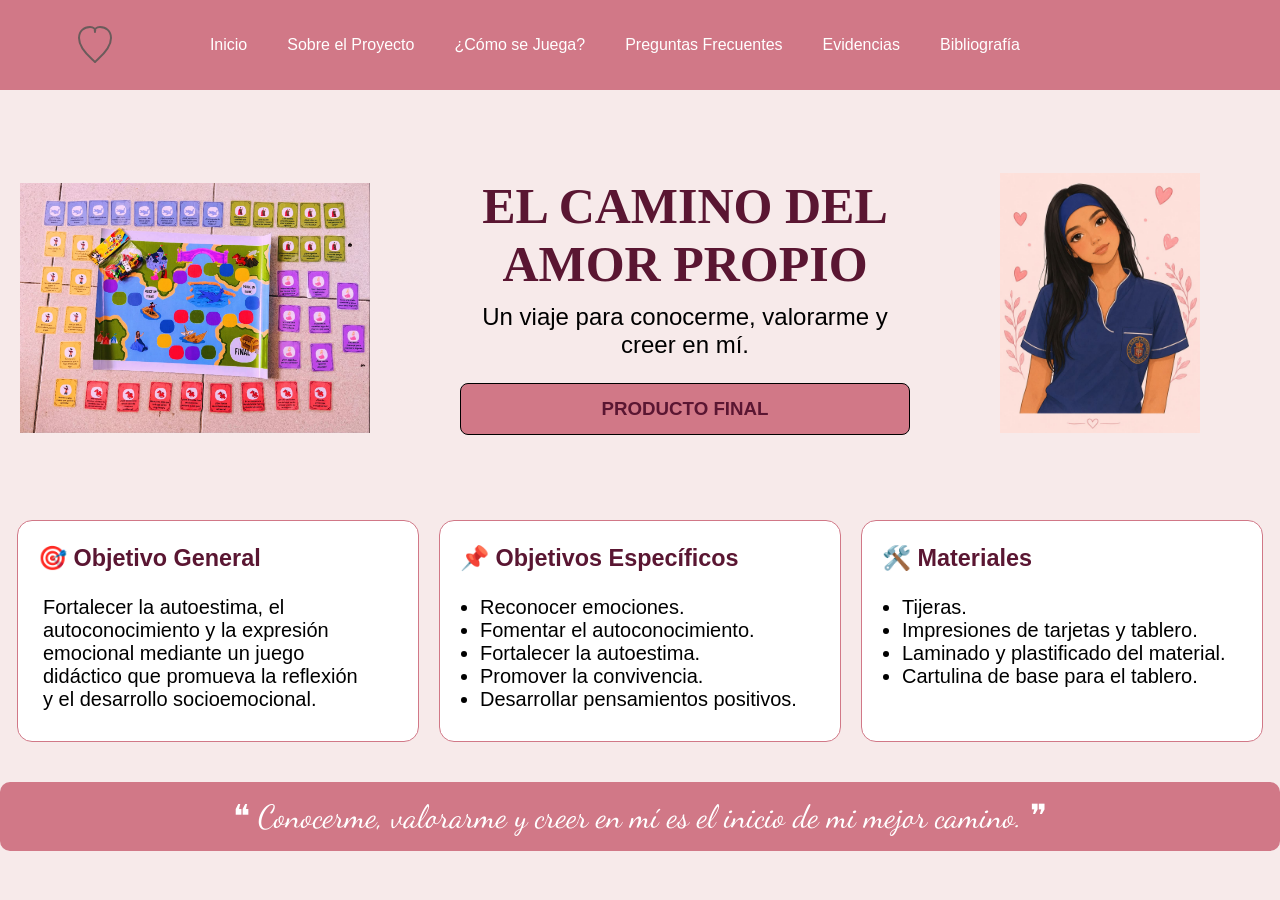
<file: index.html>
<!DOCTYPE html>
<html lang="es">
<head>
    <meta charset="UTF-8">
    <meta name="viewport" content="width=device-width, initial-scale=1.0">
    <link rel="stylesheet" href="diseño.css">
    <link href="https://fonts.googleapis.com/css2?family=Dancing+Script:wght@500;700&display=swap" rel="stylesheet">
    <title>El camino del amor propio</title>
</head>
<body>

<header>
    <nav>
       <h1 class="logo">
        <img src="corazon_vector.svg" alt="Corazon">
       </h1> 

         <button class="menu-btn">☰</button>

        <ul>
            <li><a href="index.html">Inicio</a></li>
            <li><a href="sobre.html">Sobre el Proyecto</a></li>
            <li><a href="juego.html">¿Cómo se Juega?</a></li>
            <li><a href="preguntas.html">Preguntas Frecuentes</a></li>
            <li><a href="evidencias.html">Evidencias</a></li>
            <li><a href="bibliografia.html">Bibliografía</a></li>
        </ul>
    </nav>
</header>

<main>

<section class="inicio">
    <div class="imagen-izquierda">
     <img src="imagen1.jpeg" alt="Juego">
     </div>
           <div class="contenido">
              
            <h2>EL CAMINO DEL AMOR PROPIO</h2>
           <p>
            Un viaje para conocerme,
            valorarme y <br>
            creer en mí.
         </p>

         <h3>PRODUCTO FINAL</h3>
           </div>

           <div class="imagen-derecha">
               <img src="alexaa.jpeg" alt="Autora">
           </div>
</section>
<section class="cuadros">
    <div class="cuadro">
        <h3>🎯 Objetivo General</h3>
            <p class="general">Fortalecer la autoestima, el autoconocimiento y la expresión emocional mediante un juego<br> 
            didáctico que promueva la reflexión <br> 
            y
            el desarrollo socioemocional.</p>
     </div>

    <div class="cuadro">
        <h3>📌 Objetivos Específicos</h3>
          <ul>
             <li>Reconocer emociones.</li>
             <li>Fomentar el autoconocimiento.</li>
             <li>Fortalecer la autoestima.</li>
             <li>Promover la convivencia.</li>
             <li>Desarrollar pensamientos positivos.</li> 
         </ul>
  </div>
  <div class="cuadro">
         <h3>🛠️ Materiales</h3>
         <ul>
         <li>Tijeras.</li>
         <li>Impresiones de tarjetas y tablero.</li>
         <li>Laminado y plastificado del material.</li>
         <li>Cartulina de base para el tablero.</li>
     </ul>
    </div>
</section>
<section class="frase-final">
    <p>
        ❝ Conocerme, valorarme y creer en mí es el inicio de mi mejor camino. ❞
    </p>
</section>
</main>

    <script>
    const boton = document.querySelector('.menu-btn');
    const menu = document.querySelector('nav ul');

    boton.addEventListener('click', () => {
        menu.classList.toggle('activo');
    });
    </script>

</body>
</html>
</file>
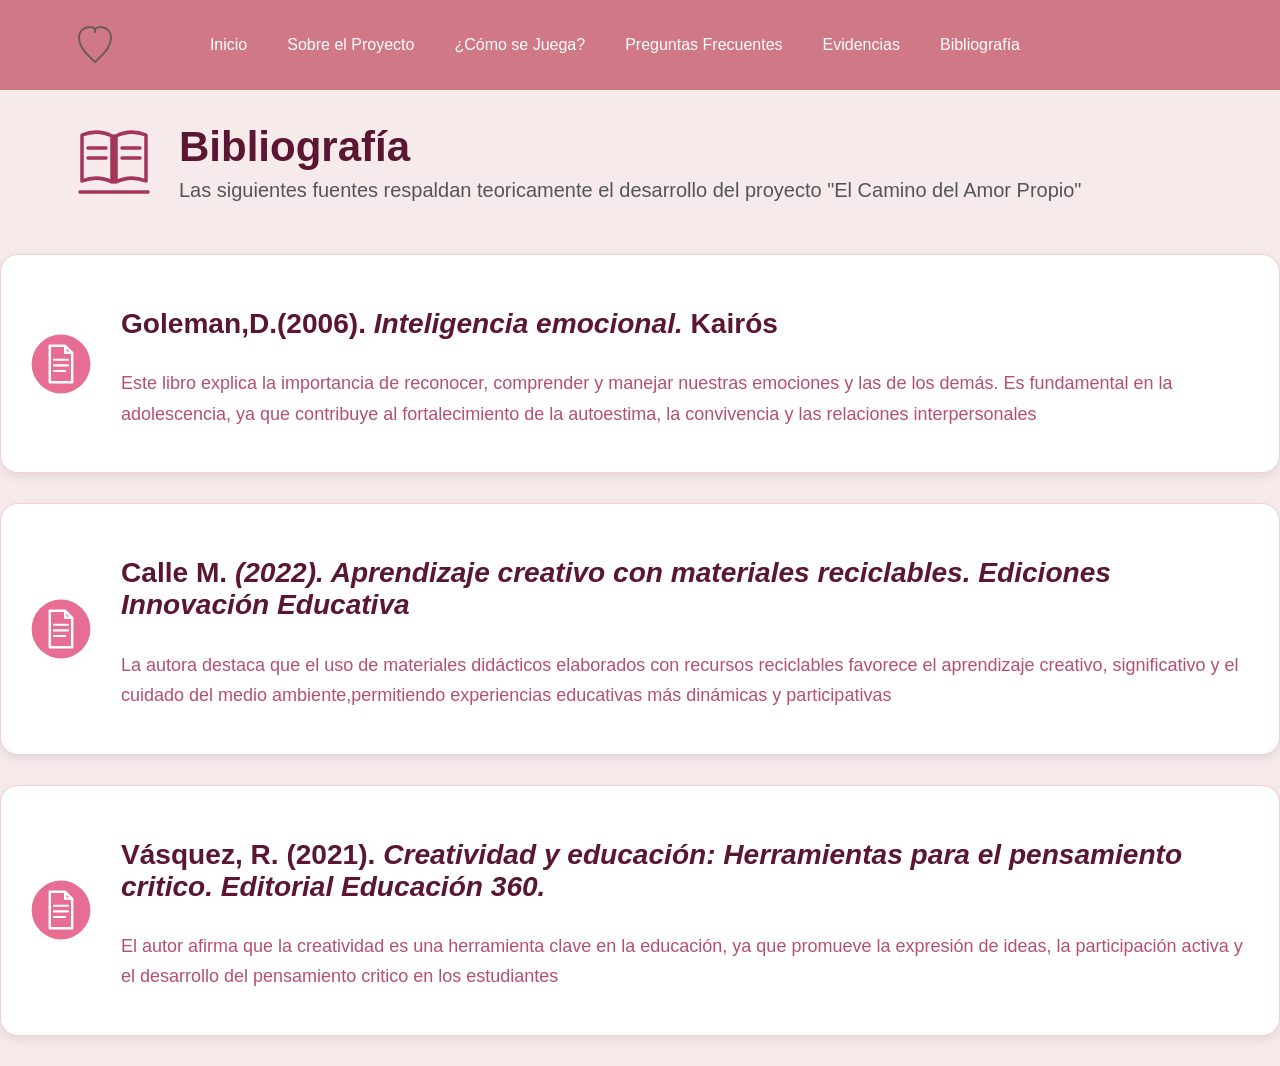
<file: bibliografia.html>
<!DOCTYPE html>
<html lang="es">
<head>
    <meta charset="UTF-8">
    <meta name="viewport" content="width=device-width, initial-scale=1.0">
    <link rel="stylesheet" href="diseño.css">
    <title>Bibliografía</title>
</head>
<body>

<header>
    <nav>
        <h1 class="logo">
        <img src="corazon_vector.svg" alt="Corazon">
       </h1> 
         <button class="menu-btn">☰</button>

        <ul>
            <li><a href="index.html">Inicio</a></li>
            <li><a href="sobre.html">Sobre el Proyecto</a></li>
            <li><a href="juego.html">¿Cómo se Juega?</a></li>
            <li><a href="preguntas.html">Preguntas Frecuentes</a></li>
            <li><a href="evidencias.html">Evidencias</a></li>
            <li><a href="bibliografia.html">Bibliografía</a></li>
        </ul>
    </nav>
</header>

<main>
<section>
    <div class="bibliografia">
         <div class="titulo-biblio">
             <div class="icono-libro">
                <svg xmlns="http://www.w3.org/2000/svg" viewBox="0 0 100 100">
               <g fill="none"
               stroke="#A33659"
             stroke-width="3.5"
               stroke-linecap="round"
               stroke-linejoin="round">
              <!-- Libro izquierdo -->
               <path d="M18 25
              C28 21 38 21 48 26
              V72
             C38 67 28 67 18 71
              Z"/>
              <!-- Libro derecho -->
              <path d="M82 25
             C72 21 62 21 52 26
             V72
             C62 67 72 67 82 71
             Z"/>
              <!-- Centro -->
             <line x1="50" y1="26" x2="50" y2="72"/>
             <!-- Líneas -->
             <line x1="24" y1="38" x2="42" y2="38"/>
             <line x1="24" y1="48" x2="42" y2="48"/>
             <line x1="58" y1="38" x2="76" y2="38"/>
             <line x1="58" y1="48" x2="76" y2="48"/>
             <!-- Base -->
             <line x1="16" y1="82" x2="84" y2="82"/>
             </g>
             </svg>
         </div>
        <div class="texto-encabezado">
         <h2>Bibliografía</h2>
          <p>Las siguientes fuentes respaldan teoricamente el desarrollo del proyecto "El Camino del Amor Propio"</p>
       </div>
       </div>
    </div>

    <div class="libro">
        <div class="icono">
         <svg xmlns="http://www.w3.org/2000/svg" viewBox="0 0 100 100">
         <!-- Círculo -->
         <circle cx="50" cy="50" r="42" fill="#E86D92"/>
         <!-- Documento -->
         <path
         d="M34 24
           H56
           L66 34
           V76
           H34
           Z"
         fill="none"
         stroke="white"
         stroke-width="3.5"
         stroke-linejoin="round"/>
         <!-- Esquina doblada -->
         <path
         d="M56 24
           V34
           H66"
         fill="none"
         stroke="white"
         stroke-width="3.5"
         stroke-linejoin="round"/>
         <!-- Líneas -->
         <line x1="40" y1="44" x2="60" y2="44"
         stroke="white"
         stroke-width="3"
         stroke-linecap="round"/>
         <line x1="40" y1="52" x2="60" y2="52"
          stroke="white"
          stroke-width="3"
          stroke-linecap="round"/>
         <line x1="40" y1="60" x2="56" y2="60"
          stroke="white"
          stroke-width="3"
          stroke-linecap="round"/>
         </svg>
      </div>
       <div class="texto">
        <h3> Goleman,D.(2006). <i>Inteligencia emocional.</i> Kairós</h3>
        <p>Este libro explica la importancia de reconocer, comprender y manejar nuestras emociones y las de los demás. Es fundamental en la adolescencia, ya que contribuye al fortalecimiento de la autoestima, la convivencia y las relaciones interpersonales</p>
       </div>
    </div>

    <div class="libro">
        <div class="icono">
         <svg xmlns="http://www.w3.org/2000/svg" viewBox="0 0 100 100">
         <!-- Círculo -->
         <circle cx="50" cy="50" r="42" fill="#E86D92"/>
         <!-- Documento -->
         <path
         d="M34 24
           H56
           L66 34
           V76
           H34
           Z"
         fill="none"
         stroke="white"
         stroke-width="3.5"
         stroke-linejoin="round"/>
         <!-- Esquina doblada -->
         <path
         d="M56 24
           V34
           H66"
         fill="none"
         stroke="white"
         stroke-width="3.5"
         stroke-linejoin="round"/>
         <!-- Líneas -->
         <line x1="40" y1="44" x2="60" y2="44"
          stroke="white"
          stroke-width="3"
          stroke-linecap="round"/>
         <line x1="40" y1="52" x2="60" y2="52"
          stroke="white"
          stroke-width="3"
          stroke-linecap="round"/>
         <line x1="40" y1="60" x2="56" y2="60"
          stroke="white"
          stroke-width="3"
          stroke-linecap="round"/>
          </svg>
       </div>
        <div class="texto">
        <h3>Calle M. <i>(2022). Aprendizaje creativo con materiales reciclables. Ediciones Innovación Educativa</i></h3>
        <p>La autora destaca que el uso de materiales didácticos elaborados con recursos reciclables favorece el aprendizaje creativo, significativo y el cuidado del medio ambiente,permitiendo experiencias educativas más dinámicas y participativas</p>
        </div>
    </div>

    <div class="libro">
        <div class="icono">
         <svg xmlns="http://www.w3.org/2000/svg" viewBox="0 0 100 100">
         <!-- Círculo -->
         <circle cx="50" cy="50" r="42" fill="#E86D92"/>
          <!-- Documento -->
         <path
        d="M34 24
           H56
           L66 34
           V76
           H34
           Z"
         fill="none"
         stroke="white"
         stroke-width="3.5"
         stroke-linejoin="round"/>
         <!-- Esquina doblada -->
         <path
         d="M56 24
           V34
           H66"
         fill="none"
         stroke="white"
         stroke-width="3.5"
         stroke-linejoin="round"/>
         <!-- Líneas -->
         <line x1="40" y1="44" x2="60" y2="44"
          stroke="white"
          stroke-width="3"
          stroke-linecap="round"/>
         <line x1="40" y1="52" x2="60" y2="52"
          stroke="white"
          stroke-width="3"
          stroke-linecap="round"/>
         <line x1="40" y1="60" x2="56" y2="60"
          stroke="white"
          stroke-width="3"
          stroke-linecap="round"/>
         </svg>
      </div>
     <div class="texto">
        <h3>Vásquez, R. (2021).  <i>Creatividad y educación: Herramientas para el pensamiento critico. Editorial Educación 360.</i></h3>
        <p>El autor afirma que la creatividad es una herramienta clave en la educación, ya que promueve la expresión de ideas, la participación activa y el desarrollo del pensamiento critico en los estudiantes</p>
     </div>
 </div>
 </div>    
</section>     


</main>

    <script>
    const boton = document.querySelector('.menu-btn');
    const menu = document.querySelector('nav ul');

    boton.addEventListener('click', () => {
        menu.classList.toggle('activo');
    });
    </script>


</body>
</html>
</file>
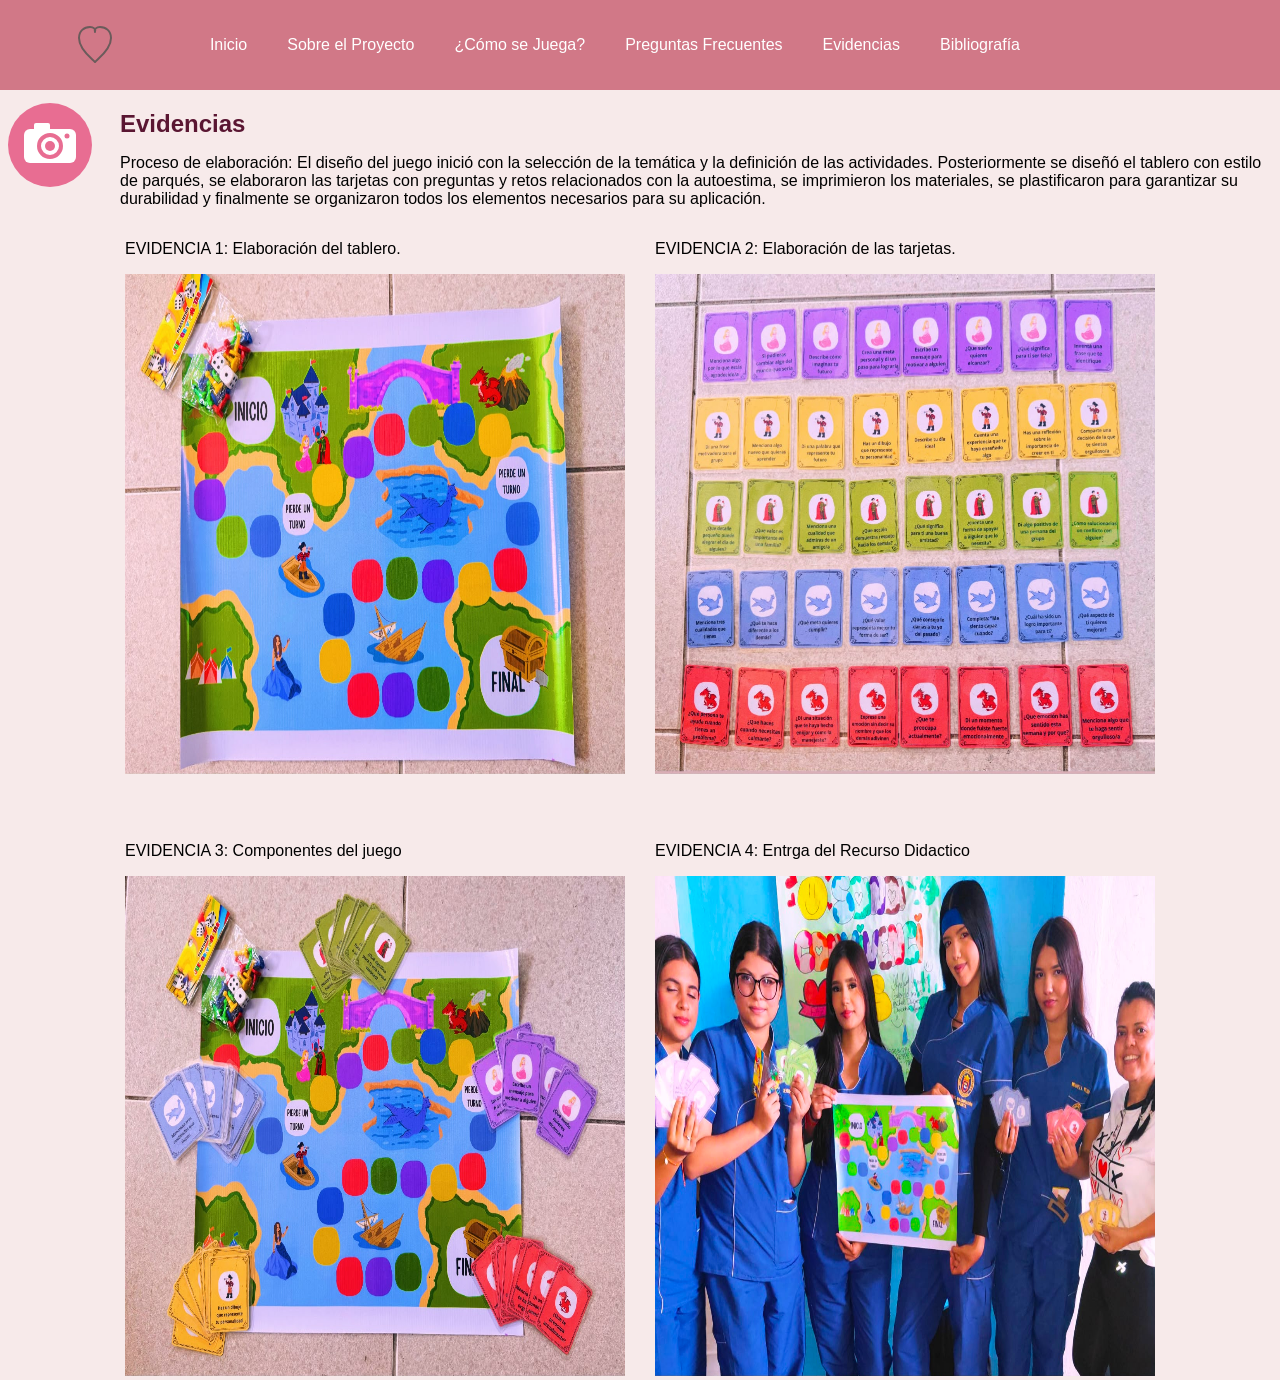
<file: evidencias.html>
<!DOCTYPE html>
<html lang="es">
<head>
    <meta charset="UTF-8">
    <meta name="viewport" content="width=device-width, initial-scale=1.0">
    <link rel="stylesheet" href="diseño.css">
    <title>Evidencias</title>
</head>
<body>

<header>
    <nav>
         <h1 class="logo">
        <img src="corazon_vector.svg" alt="Corazon">
       </h1> 
       
        <button class="menu-btn">☰</button>


        <ul>
            <li><a href="index.html">Inicio</a></li>
            <li><a href="sobre.html">Sobre el Proyecto</a></li>
            <li><a href="juego.html">¿Cómo se Juega?</a></li>
            <li><a href="preguntas.html">Preguntas Frecuentes</a></li>
            <li><a href="evidencias.html">Evidencias</a></li>
            <li><a href="bibliografia.html">Bibliografía</a></li>
        </ul>
    </nav>
</header>

<main>

<section>
<div class="titulo-icono">
     <div class="logo-camara"><svg xmlns="http://www.w3.org/2000/svg" viewBox="0 0 100 100">
         <!-- Círculo -->
         <circle cx="50" cy="50" r="42" fill="#E86D92"/>
         <!-- Cuerpo de la cámara -->
         <rect x="24" y="34" width="52" height="34" rx="6"
          fill="white"/>
         <!-- Parte superior -->
          <rect x="34" y="28" width="16" height="8" rx="2"
          fill="white"/>
         <!-- Lente -->
         <circle cx="50" cy="51" r="11"
         fill="none"
         stroke="#E86D92"
         stroke-width="4"/>
        <circle cx="50" cy="51" r="5"
         fill="#E86D92"/>
         <!-- Flash -->
         <circle cx="67" cy="41" r="2.5"
         fill="#E86D92"/>
         </svg>
    </div>
    <div class="titulo-evi">
     <h1> Evidencias</h1>
      <p>
       Proceso de elaboración: El diseño del juego inició con la selección de la temática y la definición de las actividades. 
       Posteriormente se diseñó el tablero con estilo de parqués, se elaboraron las tarjetas con preguntas y retos relacionados con la autoestima, 
       se imprimieron los materiales, se plastificaron para garantizar su durabilidad y 
       finalmente se organizaron todos los elementos necesarios para su aplicación.
     </p>
     </div>
</div> 
   
     <div class="galeria">
         <div class="evidencia">
            <p>EVIDENCIA 1: Elaboración del tablero.</p>
             <img  src="Tablero.jpeg" alt="Proceso de elaboración del tablero"> <br> <br>
         </div>

         <div class="evidencia">
            <p>EVIDENCIA 2: Elaboración de las tarjetas.</p> 
            <img src="Tarjetas.jpeg" alt="Tarjetas del juego">
         </div>

         <div class="evidencia">
            <p>EVIDENCIA 3: Componentes del juego</p>
             <img src="final.jpeg" alt="Juego terminado">
             
         </div>

         <div class="evidencia">
                        <p> EVIDENCIA 4: Entrga del Recurso Didactico</p>
             <img src="entrega.jpeg" alt="Aplicación del juego">

            </div>

     </div>
</section>

</main>

    <script>
    const boton = document.querySelector('.menu-btn');
    const menu = document.querySelector('nav ul');

    boton.addEventListener('click', () => {
        menu.classList.toggle('activo');
    });
    </script>

</body>
</html>
</file>
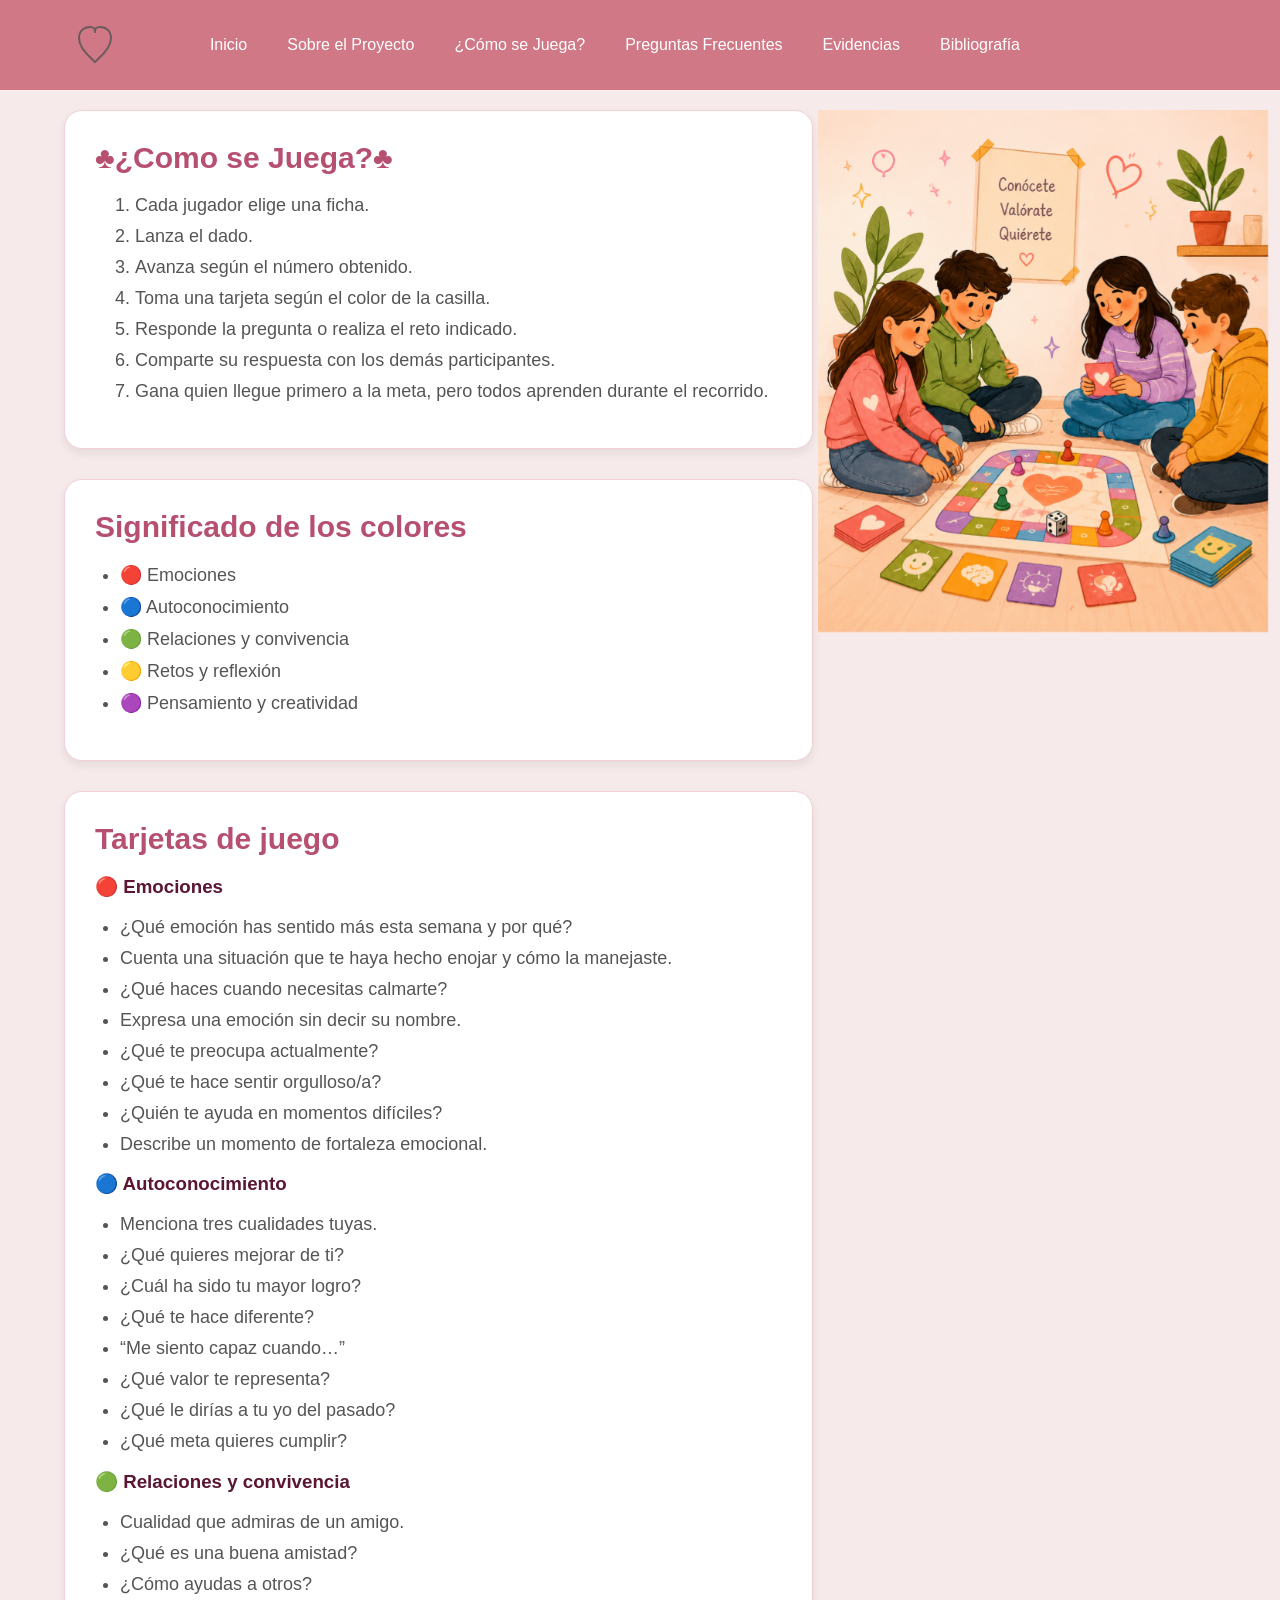
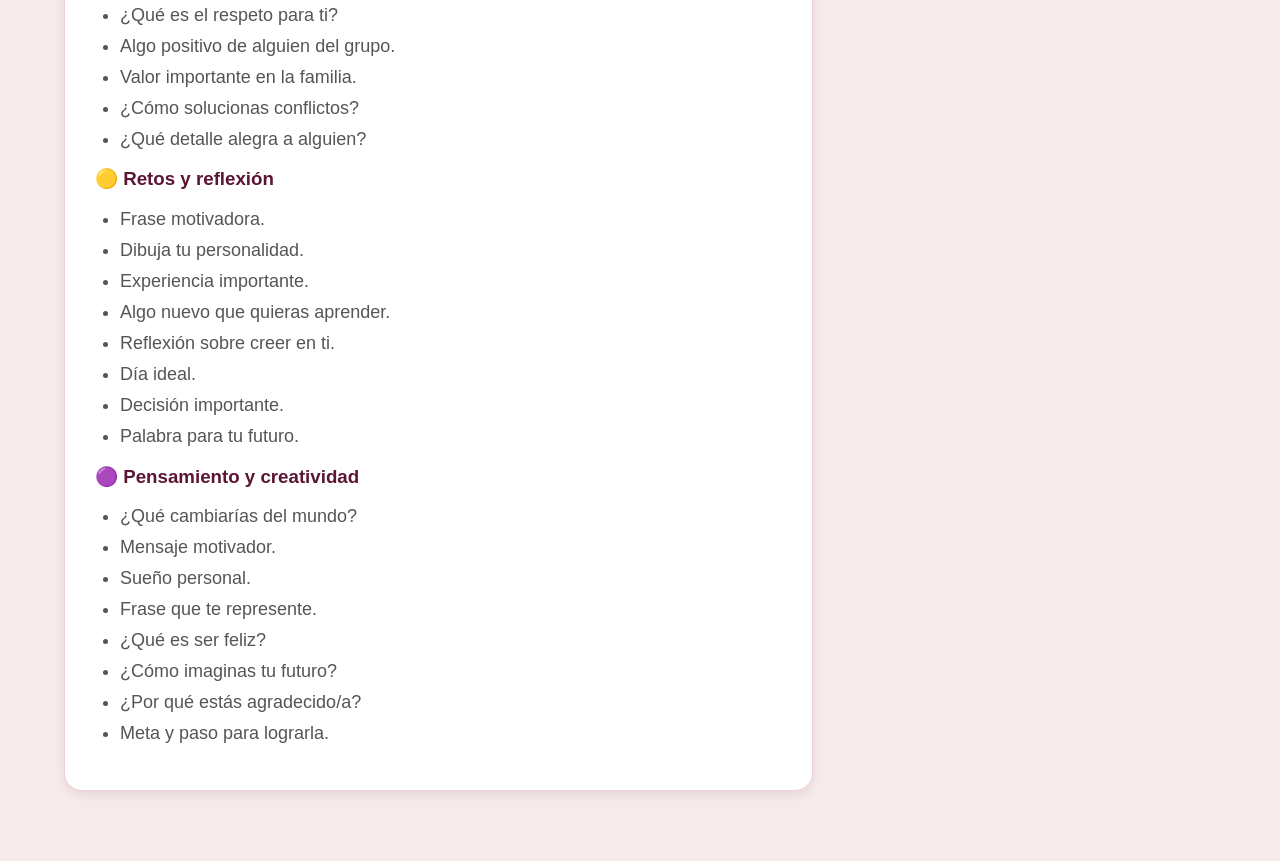
<file: juego.html>
<!DOCTYPE html>
<html lang="es">
<head>
    <meta charset="UTF-8">
    <meta name="viewport" content="width=device-width, initial-scale=1.0">
    <link rel="stylesheet" href="diseño.css">
    <title>¿Como se Juega?</title>
</head>
<body>

<header>
    <nav>
        <h1 class="logo">
        <img src="corazon_vector.svg" alt="Corazon">
       </h1> 
        <button class="menu-btn">☰</button>

        <ul>
            <li><a href="index.html">Inicio</a></li>
            <li><a href="sobre.html">Sobre el Proyecto</a></li>
            <li><a href="juego.html">¿Cómo se Juega?</a></li>
            <li><a href="preguntas.html">Preguntas Frecuentes</a></li>
            <li><a href="evidencias.html">Evidencias</a></li>
            <li><a href="bibliografia.html">Bibliografía</a></li>
        </ul>
    </nav>
</header>

<main>
    <div class="contenedor-juego">
        
        <section class="juego">
              <div class="tarjeta">
            <h2>♣️¿Como se Juega?♣️</h2>
            <ol>
     <li>Cada jugador elige una ficha.</li>
     <li>Lanza el dado.</li>
     <li>Avanza según el número obtenido.</li>
     <li>Toma una tarjeta según el color de la casilla.</li>
     <li>Responde la pregunta o realiza el reto indicado.</li>
     <li>Comparte su respuesta con los demás participantes.</li>
     <li>Gana quien llegue primero a la meta, pero todos aprenden durante el recorrido.</li>
   </ol>    
        </div>

        <div class="tarjeta">
            <h2>Significado de los colores</h2>
             <ul>
         <li>🔴 Emociones</li>
         <li>🔵 Autoconocimiento</li>
         <li>🟢 Relaciones y convivencia</li>
         <li>🟡 Retos y reflexión</li>
         <li>🟣 Pensamiento y creatividad</li>
    </ul>
    </div>

    <div class="tarjeta"> 
        <h2>Tarjetas de juego</h2>
        <h3>🔴 Emociones</h3>

     <ul>
       <li>¿Qué emoción has sentido más esta semana y por qué?</li>
      <li>Cuenta una situación que te haya hecho enojar y cómo la manejaste.</li>
      <li>¿Qué haces cuando necesitas calmarte?</li>
      <li>Expresa una emoción sin decir su nombre.</li>
     <li>¿Qué te preocupa actualmente?</li>
     <li>¿Qué te hace sentir orgulloso/a?</li>
     <li>¿Quién te ayuda en momentos difíciles?</li>
     <li>Describe un momento de fortaleza emocional.</li>
     </ul>
    <h3>🔵 Autoconocimiento</h3>
     <ul>
         <li>Menciona tres cualidades tuyas.</li>
         <li>¿Qué quieres mejorar de ti?</li>
          <li>¿Cuál ha sido tu mayor logro?</li>
         <li>¿Qué te hace diferente?</li>
         <li>“Me siento capaz cuando…”</li>
         <li>¿Qué valor te representa?</li>
         <li>¿Qué le dirías a tu yo del pasado?</li>
         <li>¿Qué meta quieres cumplir?</li>
     </ul>
   <h3>🟢 Relaciones y convivencia</h3>
     <ul>
         <li>Cualidad que admiras de un amigo.</li>
         <li>¿Qué es una buena amistad?</li>
         <li>¿Cómo ayudas a otros?</li>
         <li>¿Qué es el respeto para ti?</li>
         <li>Algo positivo de alguien del grupo.</li>
         <li>Valor importante en la familia.</li>
         <li>¿Cómo solucionas conflictos?</li>
          <li>¿Qué detalle alegra a alguien?</li>
     </ul>
   <h3>🟡 Retos y reflexión</h3>
     <ul>
         <li>Frase motivadora.</li>
         <li>Dibuja tu personalidad.</li>
         <li>Experiencia importante.</li>
         <li>Algo nuevo que quieras aprender.</li>
         <li>Reflexión sobre creer en ti.</li>
         <li>Día ideal.</li>
         <li>Decisión importante.</li>
         <li>Palabra para tu futuro.</li>
     </ul>
   <h3>🟣 Pensamiento y creatividad</h3>
     <ul>
         <li>¿Qué cambiarías del mundo?</li>
         <li>Mensaje motivador.</li>
         <li>Sueño personal.</li>
         <li>Frase que te represente.</li>
         <li>¿Qué es ser feliz?</li>
         <li>¿Cómo imaginas tu futuro?</li>
          <li>¿Por qué estás agradecido/a?</li>
          <li>Meta y paso para lograrla.</li>
     </ul> 
    </div>
     </section>
     <div class="imagen-juego">
        <img src="niños.png" alt="imag">
     </div>

</div>
   
</main> 

    <script>
    const boton = document.querySelector('.menu-btn');
    const menu = document.querySelector('nav ul');

    boton.addEventListener('click', () => {
        menu.classList.toggle('activo');
    });
    </script>


</body>
</html>
</file>
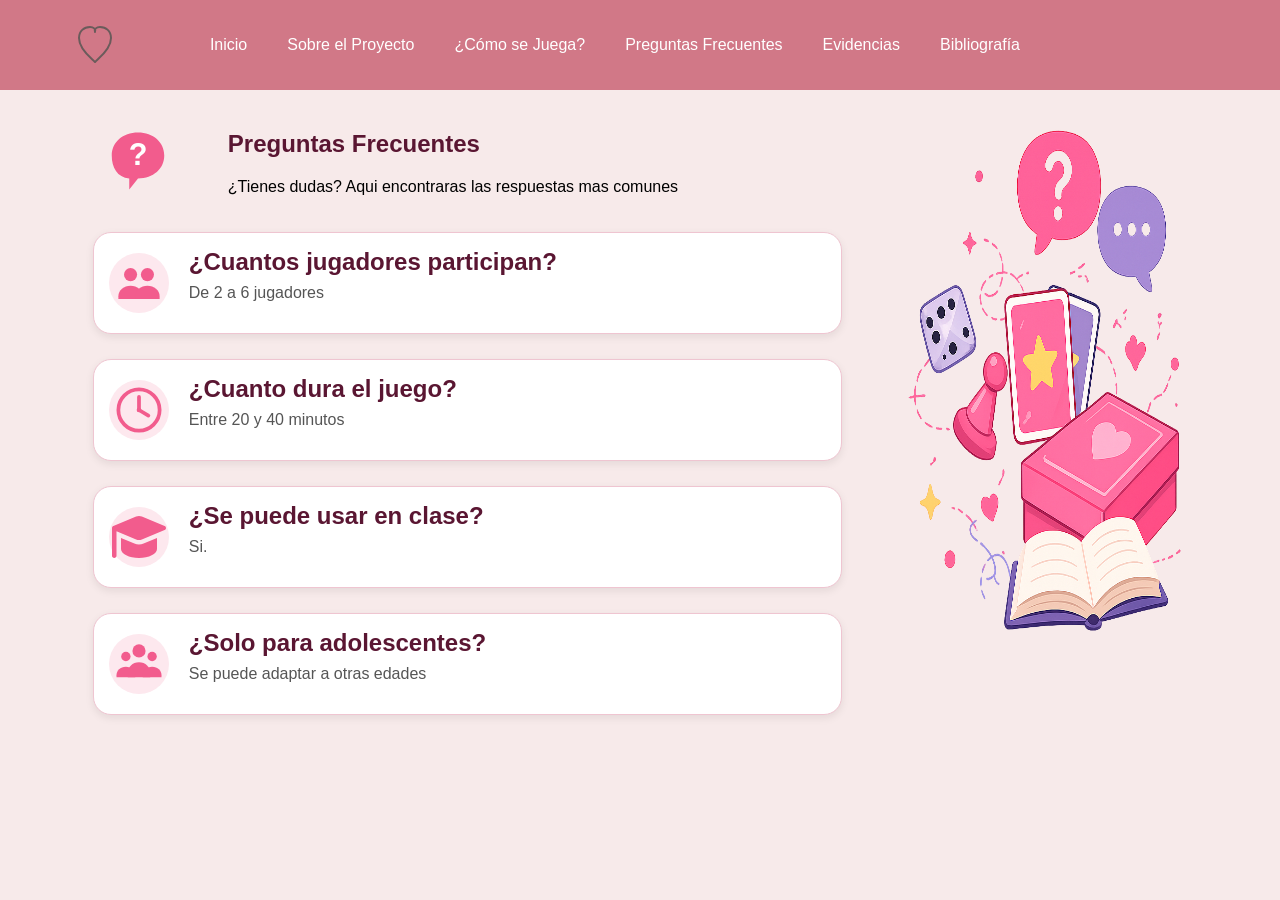
<file: preguntas.html>
<!DOCTYPE html>
<html lang="es">
<head>
    <meta charset="UTF-8">
    <meta name="viewport" content="width=device-width, initial-scale=1.0">
    <link rel="stylesheet" href="diseño.css">
    <title>Preguntas</title>
</head>
<body>

<header>
    <nav>
        <h1 class="logo">
        <img src="corazon_vector.svg" alt="Corazon">
       </h1> 
         <button class="menu-btn">☰</button>


        <ul>
            <li><a href="index.html">Inicio</a></li>
            <li><a href="sobre.html">Sobre el Proyecto</a></li>
            <li><a href="juego.html">¿Cómo se Juega?</a></li>
            <li><a href="preguntas.html">Preguntas Frecuentes</a></li>
            <li><a href="evidencias.html">Evidencias</a></li>
            <li><a href="bibliografia.html">Bibliografía</a></li>
        </ul>
    </nav>
</header>

<main>
    <div class="contenedor-preguntas">
    <section class="preguntas">

        <div class="titulo">
            <div class="icono">
             <svg xmlns="http://www.w3.org/2000/svg" viewBox="0 0 64 64">
             <path d="M32 6c14 0 24 9 24 21S46 48 32 48l-8 10v-10C13 47 8 38 8 27 8 15 18 6 32 6z"
             fill="#F25C8D"/>
            <text x="32" y="36"
             text-anchor="middle"
             font-size="28"
             font-family="Arial"
             font-weight="bold"
             fill="white">?</text>
           </svg>
          </div>

            <div>
                <h1>Preguntas Frecuentes</h1>
                <p>¿Tienes dudas? Aqui encontraras las <span>respuestas mas comunes</span></p>
            </div>
        </div>

        <div class="faq-item">
            <div class="faq-icono"><svg xmlns="http://www.w3.org/2000/svg" viewBox="0 0 64 64">
                 <g fill="#F25C8D">
                 <circle cx="23" cy="23" r="7"/>
                 <circle cx="41" cy="23" r="7"/>
                 <path d="M10 46c0-6 6-11 13-11s13 5 13 11v3H10z"/>
                 <path d="M28 46c0-6 6-11 13-11s13 5 13 11v3H28z"/>
                 </g>
                 </svg>
            </div>

            <div class="faq-texto">
                <h2>¿Cuantos jugadores participan?</h2>
                <p>De 2 a 6 jugadores</p>
            </div>
        </div>

        <div class="faq-item">
            <div class="faq-icono"><svg xmlns="http://www.w3.org/2000/svg" viewBox="0 0 64 64">
             <circle cx="32" cy="32" r="22" fill="none" stroke="#F25C8D" stroke-width="4"/>
             <circle cx="32" cy="32" r="2.5" fill="#F25C8D"/>
             <line x1="32" y1="32" x2="32" y2="18"
             stroke="#F25C8D" stroke-width="4" stroke-linecap="round"/>
             <line x1="32" y1="32" x2="42" y2="38"
             stroke="#F25C8D" stroke-width="4" stroke-linecap="round"/>
             </svg>
            </div>

            <div class="faq-texto">
                <h2>¿Cuanto dura el juego?</h2>
                <p>Entre 20 y 40 minutos</p>
            </div>
        </div>

        <div class="faq-item"> 
            <div class="faq-icono">
                <svg xmlns="http://www.w3.org/2000/svg" viewBox="0 0 640 640">
                <path fill="#F25C8D" d="M80 259.8L289.2 345.9C299 349.9 309.4 352 320 352C330.6 352 341 349.9 350.8 345.9L593.2 246.1C602.2 242.4 608 233.7 608 224C608 214.3 602.2 205.6 593.2 201.9L350.8 102.1C341 98.1 330.6 96 320 96C309.4 96 299 98.1 289.2 102.1L46.8 201.9C37.8 205.6 32 214.3 32 224L32 520C32 533.3 42.7 544 56 544C69.3 544 80 533.3 80 520L80 259.8zM128 331.5L128 448C128 501 214 544 320 544C426 544 512 501 512 448L512 331.4L369.1 390.3C353.5 396.7 336.9 400 320 400C303.1 400 286.5 396.7 270.9 390.3L128 331.4z"/>
                </svg>
            </div>

            <div class="faq-texto">
                <h2>¿Se puede usar en clase?</h2>
                <p>Si.</p>
            </div>
        </div>    

        <div class="faq-item">
            <div class="faq-icono">
                 <svg xmlns="http://www.w3.org/2000/svg" viewBox="0 0 64 64">
                 <g fill="#F25C8D">
                 <!-- Persona del centro -->
                 <circle cx="32" cy="18" r="7"/>
                 <path d="M20 42c0-7 5-12 12-12s12 5 12 12v4H20z"/>
                 <!-- Persona izquierda -->
                 <circle cx="18" cy="24" r="5"/>
                 <path d="M8 44c0-5 4-9 10-9s10 4 10 9v2H8z"/>
                 <!-- Persona derecha -->
                 <circle cx="46" cy="24" r="5"/>
                 <path d="M36 44c0-5 4-9 10-9s10 4 10 9v2H36z"/>
                 </g>
                 </svg>
            </div>

                <div class="faq-texto">
                    <h2>¿Solo para adolescentes?</h2>
                    <p>Se puede adaptar a otras edades </p>
                </div>
            </div>
    </section>
   
    <div class="imagen-lado">
        <img src="blanco.png" alt="ima">
    </div>
</div> 
</main>

    <script>
    const boton = document.querySelector('.menu-btn');
    const menu = document.querySelector('nav ul');

    boton.addEventListener('click', () => {
        menu.classList.toggle('activo');
    });
    </script>


</body>
</html>
</file>
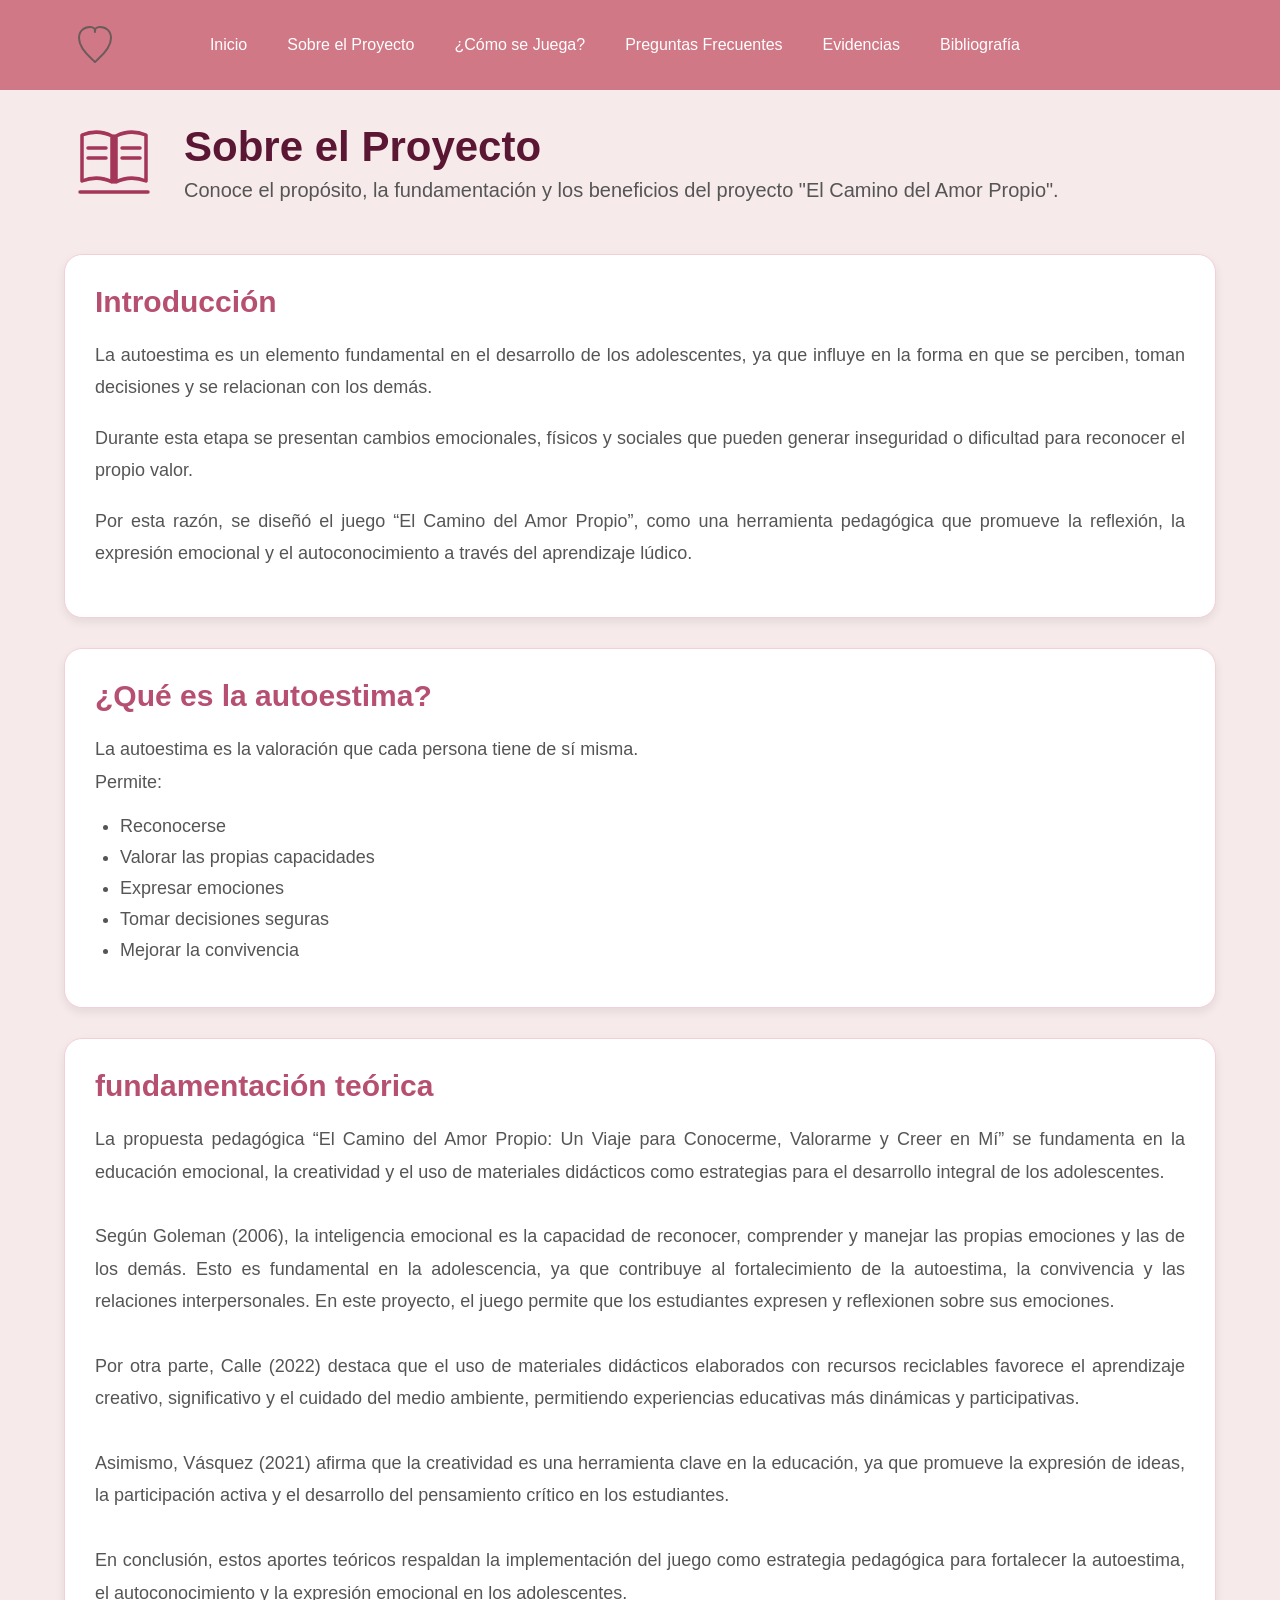
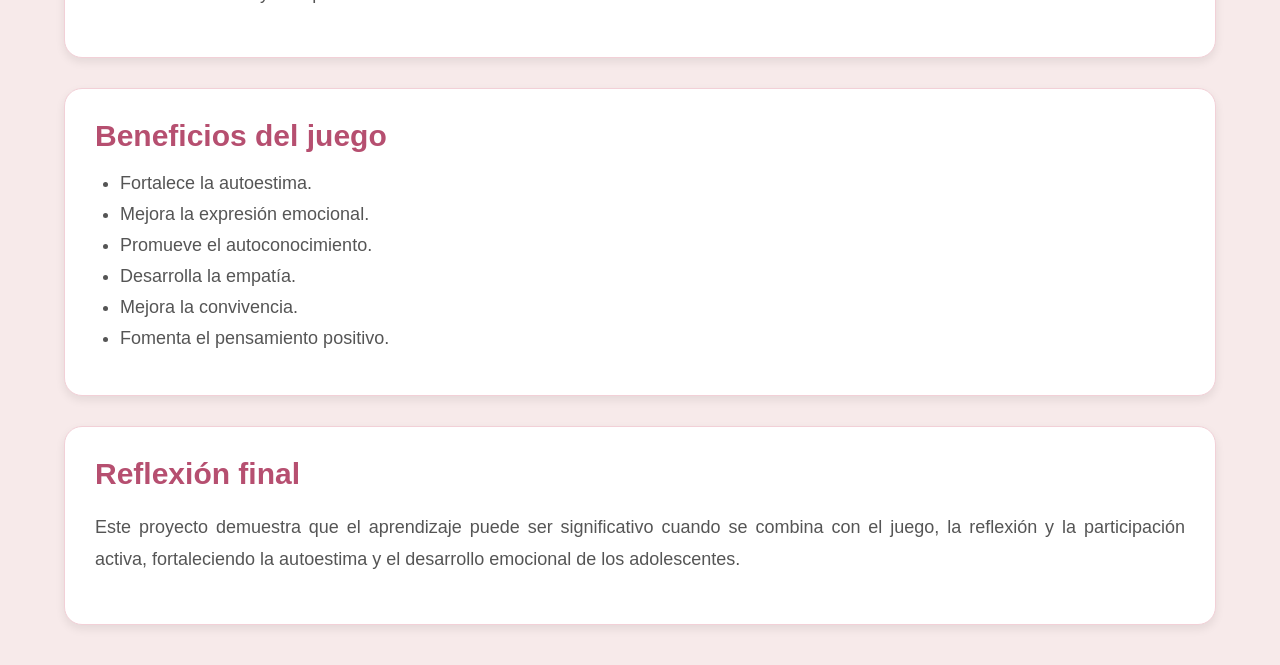
<file: sobre.html>
<!DOCTYPE html>
<html lang="es">
<head>
    <meta charset="UTF-8">
    <meta name="viewport" content="width=device-width, initial-scale=1.0">
    <link rel="stylesheet" href="diseño.css">
    <title>Sobre el Proyecto</title>
</head>
<body>

<header>
    <nav>
         <h1 class="logo">
        <img src="corazon_vector.svg" alt="Corazon">
        </h1> 
          <button class="menu-btn">☰</button>


        <ul>
            <li><a href="index.html">Inicio</a></li>
            <li><a href="sobre.html">Sobre el Proyecto</a></li>
            <li><a href="juego.html">¿Cómo se Juega?</a></li>
            <li><a href="preguntas.html">Preguntas Frecuentes</a></li>
            <li><a href="evidencias.html">Evidencias</a></li>
            <li><a href="bibliografia.html">Bibliografía</a></li>
        </ul>
    </nav>
</header>

<main>
     <section class="sobre">
    
         <div class="encabezado">
             <div class="titulo-sobre">
                <div class="icono-libro">
                    <svg xmlns="http://www.w3.org/2000/svg" viewBox="0 0 100 100">
               <g fill="none"
               stroke="#A33659"
             stroke-width="3.5"
               stroke-linecap="round"
               stroke-linejoin="round">
              <!-- Libro izquierdo -->
               <path d="M18 25
              C28 21 38 21 48 26
              V72
             C38 67 28 67 18 71
              Z"/>
              <!-- Libro derecho -->
              <path d="M82 25
             C72 21 62 21 52 26
             V72
             C62 67 72 67 82 71
             Z"/>
              <!-- Centro -->
             <line x1="50" y1="26" x2="50" y2="72"/>
             <!-- Líneas -->
             <line x1="24" y1="38" x2="42" y2="38"/>
             <line x1="24" y1="48" x2="42" y2="48"/>
             <line x1="58" y1="38" x2="76" y2="38"/>
             <line x1="58" y1="48" x2="76" y2="48"/>
             <!-- Base -->
             <line x1="16" y1="82" x2="84" y2="82"/>
             </g>
             </svg>
            </div>
            <div class="texto-encabezado">
                 <h1>Sobre el Proyecto</h1>
                 <p> 
                       Conoce el propósito, la fundamentación y los beneficios
                    del proyecto "El Camino del Amor Propio".
                 </p>
            </div>
       </div>
    </div>

    <div class="tarjeta">
        <h2>Introducción</h2>
           <p> La autoestima es un elemento fundamental en el desarrollo de los adolescentes, ya que influye en la forma en que se perciben, toman decisiones y se relacionan con los demás.
          </p>
           <p>Durante esta etapa se presentan cambios emocionales, físicos y sociales que pueden generar inseguridad o dificultad para reconocer el propio valor.</p>
           <p>Por esta razón, se diseñó el juego “El Camino del  Amor Propio”, como una herramienta pedagógica que promueve la reflexión, la expresión emocional y el autoconocimiento a través del aprendizaje lúdico.</p>
    </div>

    <div class="tarjeta">
        <h2> ¿Qué es la autoestima?</h2>
        <p>La autoestima es la valoración que cada persona tiene de sí misma. <br>
             Permite:</p>
             <ul>
             <li>Reconocerse</li>
             <li>Valorar las propias capacidades</li>
             <li>Expresar emociones</li>
             <li>Tomar decisiones seguras</li>
             <li>Mejorar la convivencia</li>
        </ul>
    </div>

    <div class="tarjeta">
        <h2>fundamentación teórica</h2>
         <p>La propuesta pedagógica “El Camino del Amor Propio: Un Viaje para Conocerme, Valorarme y Creer en Mí” se fundamenta en la educación emocional, la creatividad y el uso de materiales didácticos como estrategias para el desarrollo integral de los adolescentes. <br> <br>
       Según Goleman (2006), la inteligencia emocional es la capacidad de reconocer, comprender y manejar las propias emociones y las de los demás. Esto es fundamental en la adolescencia, ya que contribuye al fortalecimiento de la autoestima, la convivencia y las relaciones interpersonales. En este proyecto, el juego permite que los estudiantes expresen y reflexionen sobre sus emociones. <br> <br>
      Por otra parte, Calle (2022) destaca que el uso de materiales didácticos elaborados con recursos reciclables favorece el aprendizaje creativo, significativo y el cuidado del medio ambiente, permitiendo experiencias educativas más dinámicas y participativas. <br> <br>
      Asimismo, Vásquez (2021) afirma que la creatividad es una herramienta clave en la educación, ya que promueve la expresión de ideas, la participación activa y el desarrollo del pensamiento crítico en los estudiantes. <br> <br>
       En conclusión, estos aportes teóricos respaldan la implementación del juego como estrategia pedagógica para fortalecer la autoestima, el autoconocimiento y la expresión emocional en los adolescentes.</p>
     </div>

     <div class="tarjeta">
        <h2>Beneficios del juego</h2>
          <ul>

            <li>Fortalece la autoestima.</li>

            <li>Mejora la expresión emocional.</li>

            <li>Promueve el autoconocimiento.</li>

            <li>Desarrolla la empatía.</li>

            <li>Mejora la convivencia.</li>

            <li>Fomenta el pensamiento positivo.</li>

        </ul>
      </div>

        <div class="tarjeta">
            <h2>Reflexión final</h2>
            <p>
              Este proyecto demuestra que el aprendizaje puede ser significativo
             cuando se combina con el juego, la reflexión y la participación
             activa, fortaleciendo la autoestima y el desarrollo emocional de
             los adolescentes.
             </p>

        </div>
     </section>
</main> 

    <script>
    const boton = document.querySelector('.menu-btn');
    const menu = document.querySelector('nav ul');

    boton.addEventListener('click', () => {
        menu.classList.toggle('activo');
    });
    </script>

</body>
</html>
</file>
<file: diseño.css>
body{
    margin: 0;
    font-family: Arial, sans-serif;
    background-color: #F7EAEA;
    color: #000000;
    padding-top: 70px;
}
/* Menu*/
.menu-btn{
    display: none;
}
header{
    background-color: rgb(209, 120, 135);
    position: fixed;
    top: 0;
    left: 0;
    width: 100%;
    z-index: 1000;
}
nav{
    display: flex;
    justify-content: space-between;
    align-items: center;
}
nav ul{
    display: flex;
    list-style: none;
    gap: 20px;
    margin-right: 250px;

}
nav ul li a{
   text-decoration: none;
    color: white;
    padding: 0px 10px;
}
nav ul li a:hover{
    color: #ffffff;
}
.logo img{
    width: 50px;
    display: flex;
    align-items: center;
    margin: 0;
    margin-left: 70px;
}
/*Inicio*/
.inicio{
   display: flex;
   justify-content: center;
   align-items: center;
   gap: 40px;
   min-height: 50vh;
 
   transform: translateX(-80px);
}

.contenido{
    text-align: center;
    max-width: 550px;

}
.contenido h2{
    font-family: Georgia, serif;
    font-size: 50px;
    color: #5a1632;
    margin-bottom: 10px;
}
.contenido p{
    font-size: 24px;
    margin-top: 0;
}
.contenido h3{
    max-width: 500px;
    margin-left: 50px;
    margin-right: 50px;
    background-color: rgb(209, 120, 135);
    border-radius: 8px;
    border: 1px solid black;
    height: 50px;
    display: flex;
    justify-content: center; /* centra horizontal */
    align-items: center;     /* centra vertical */
}
.imagen-izquierda img{
    width: 350px;
    height: 250px;
    margin-left: 100px;
    margin-top: 30px;
}
.imagen-derecha img{
    width: 200px;
    margin-top: 20px;
}


.cuadros{
    display: flex;
    justify-content: center;
    gap: 20px;
}
.cuadro{
    margin-bottom: 0;

    width: 400px;
    height: 220px;
    font-size: 20px;

    background-color: white;
    border-radius: 15px;
    border: 1px solid rgb(209, 120, 135);
}
.cuadro p{
    text-align: start;
    margin-left: 25px;
}
.cuadro h3{
    text-align: left;
    margin-left: 20px;
}

.frase-final{
    background-color: rgb(209, 120, 135);
    margin-top: 40px;
    padding: 15px;
    text-align: center;
    border-radius: 10px;
}

.frase-final p{
    margin-bottom: 0;
    margin: 0;
    font-size: 32px;
    color: white;
     font-family: 'Dancing Script', cursive;
 }
/*Evidencias*/
.evidencia img{
    width: 500px;
    height: 500px;
}
.galeria{
    display: flex;
    flex-wrap: wrap;
    justify-content: center;
    gap: 30px;
}
.biblio{
    text-align: center;
}

/* Preguntas frecuentes*/
.preguntas{
   width: 85%;
   margin: 40px auto;
   margin-top: 0px;
}
.titulo{
    margin-top: 0px;
    display: flex;
    align-items: center;
    gap: 20px;
    margin-bottom: 20px;
}

.icono{
    width: 800px;
    border-radius: 50%;
    display: flex;
    justify-content: center;
    align-items: center;
    font-size: 40px;
}

.faq-item{
    display: flex;
    align-items: center;
    height: 100px;
    background: white;
    margin-bottom: 25px;
    border-radius: 18px;
    border: 1px solid #efc5d1;
    box-shadow: 0 3px 8px rgb(0,0,0,.08);
}

.faq-icono{
    margin-left: 15px;
    width: 60px;
    height: 60px;
    background: #fde8ee;
    border-radius: 50%;
    display: flex;
    justify-content: center;
    align-items: center;
    font-size: 30px;
}

.faq-texto{
    margin-left: 20px;
}

.faq-texto h2{
    margin: 0;
}

.faq-texto p{
    margin-top: 8px;
    color: #555;
}
.contenedor-preguntas{
    display: flex;
    justify-content: space-between;
    align-items: flex-start;
    width: 90%;
    margin: 40px auto;
}

.preguntas{
    width: 65%;
}

.imagen-lado{
    width: 30%;
    display: flex;
    justify-content: center;
}

.imagen-lado img{
    width: 550px;
    height: 550px;
}


/*Bibliografia*/

.bibliografia{
    width: 90%;
    margin: 40px auto;
}
.libro{
    display: flex;
    align-items: center;
    background: white;
    border: 1px solid #f2d0d7;
    border-radius: 18px;
    padding: 25px;
    margin-bottom: 30px;
    box-shadow: 0 4px 10px rgb(0,0,0,.08);
}

.icono{
    width: 90px;
    margin-right: 25px;
}
.icono svg{
    width: 70px;
}
.texto{
    margin: 0;
    color: #b64f70;
    font-size: 24px;

}

.texto p{
    margin-top: 15px;
    line-height: 1.7;
    font-size: 18px;
}
.titulo-biblio{
    display: flex;
    align-items: center;
    gap: 15px;
    margin-bottom: 0px;

}

.icono-libro svg{
    width: 100px;
}

.titulo-biblio h2{
    margin: 0;
    font-size: 42px;
    color: #5a1632;
}
.titulo-icono{
    display: flex;
    align-items: center;
    gap: 20px;
}
.logo-camara svg{
    width: 100px;
}

.titulo-evi h1{
    margin-top: 40px;
    margin-bottom: 8px;
}
h1,
h2,
h3{
    color: #5a1632;
}

/*Sobre el Proyecto*/

.sobre{
    width: 90%;
    margin: 40px auto;
}

.encabezado{
    margin-bottom: 40px;
}

.titulo-sobre{
    display: flex;
    align-items: center;
    gap: 20px;
}

.texto-encabezado h1{
    margin: 0;
    color: #5a1632;
    font-size: 42px;
}

.texto-encabezado p{
    margin-top: 8px;
    color: #555;
    font-size: 20px;
    margin-bottom: 0px;
}

.tarjeta{ 
    background: white;
    border: 1px solid #f2d0d7;
    border-radius: 18px;
    padding: 30px;
    margin-bottom: 30px;
    box-shadow: 0 4px 10px rgb(0,0,0,.08);
}
.tarjeta h2{
    margin-top: 0;
    margin-bottom: 20px;
    color: #b64f70;
    font-size: 30px;
}
.tarjeta p{
    font-size: 18px;
    color: #555;
    line-height: 1.8;
    text-align: justify;
}
.tarjeta ul{
   padding-left: 25px;
}

.tarjeta li{
    margin-bottom: 10px;
    font-size: 18px;
    color: #555;
}

.contenedor-juego{
    display: flex;
    justify-content: space-between;
    align-items: flex-start;
    width: 90%;
    margin: 40px auto;
}

.juego{
    width: 65%;
}

.imagen-juego{
    width: 30%;
    display: flex;
    justify-content: center;
}

.imagen-juego img{
    width: 450px;
    position: fixed;
}
/* ========================= */
/* RESPONSIVE PARA CELULARES */
/* ========================= */

@media (max-width: 768px){

    /* Menú */
    header{
        position: relative;
    }

    body{
        padding-top: 0;
    }

    nav{
        flex-direction: column;
        padding: 10px;
    }

    nav ul{
        flex-wrap: wrap;
        justify-content: center;
        gap: 10px;
        margin: 0;
        padding: 0;
    }

    .logo img{
        margin-left: 0;
        margin-bottom: 10px;
    }
    

  .menu-btn{
    display: block;
    font-size: 30px;
    background: none;
    border: none;
    color: white;
    cursor: pointer;
    } 
    nav ul{
    display: none;
     }

   nav ul.activo{
    display: flex;
    flex-direction: column;
    width: 100%;
    text-align: center;
    margin-top: 10px;
   }


    /* Inicio */
    .inicio{
        flex-direction: column;
        transform: none;
        gap: 20px;
        padding: 20px;
        text-align: center;
    }

    .contenido{
        max-width: 100%;
    }

    .contenido h2{
        font-size: 35px;
    }

    .contenido p{
        font-size: 20px;
    }

    .contenido h3{
        width: 80%;
        margin: 20px auto;
    }

    .imagen-izquierda img,
    .imagen-derecha img{
        width: 90%;
        max-width: 300px;
        height: auto;
        margin: 0;
    }

    /* Cuadros del inicio */
    .cuadros{
        flex-direction: column;
        align-items: center;
    }

    .cuadro{
        width: 90%;
        max-width: 400px;
        height: auto;
        min-height: 220px;
    }

    /* Sobre el proyecto */
    .sobre{
        width: 95%;
    }

    .texto-encabezado h1{
        font-size: 28px;
    }

    .texto-encabezado p{
        font-size: 18px;
    }

    .tarjeta{
        padding: 20px;
    }

    .tarjeta h2{
        font-size: 24px;
    }

    .tarjeta p,
    .tarjeta li{
        font-size: 16px;
    }

    /* Evidencias */
    .galeria{
        flex-direction: column;
        align-items: center;
    }

    .evidencia img{
        width: 90%;
        max-width: 350px;
        height: auto;
    }

    /* Preguntas frecuentes */
    .contenedor-preguntas{
        flex-direction: column;
        align-items: center;
    }

    .preguntas{
        width: 100%;
    }

    .imagen-lado{
        width: 100%;
        margin-top: 20px;
    }

    .imagen-lado img{
        width: 80%;
        max-width: 250px;
        height: auto;
        position: static;
    }

    .contenedor-juego{
    flex-direction: column;
    align-items: center;
}

.juego{
    width: 100%;
}

.imagen-juego{
    width: 100%;
    margin-top: 30px;
    display: flex;
    justify-content: center;
}

.imagen-juego img{
    position: static;
    width: 250px;
    max-width: 80%;
}

    .faq-item{
        height: auto;
        padding: 15px;
    }

    /* Bibliografía */
    .bibliografia{
        width: 95%;
    }

    .libro{
        flex-direction: column;
        text-align: center;
    }

    .icono{
        margin-right: 0;
        margin-bottom: 15px;
    }

    .titulo-biblio h2{
        font-size: 28px;
    }

    .texto{
        font-size: 20px;
    }

    .texto p{
        font-size: 16px;
    }

    /* Frase final */
    .frase-final p{
        font-size: 22px;
    }

    }
    /* Imágenes responsivas */
     img{
    max-width: 100%;
    height: auto;
    }
</file>
